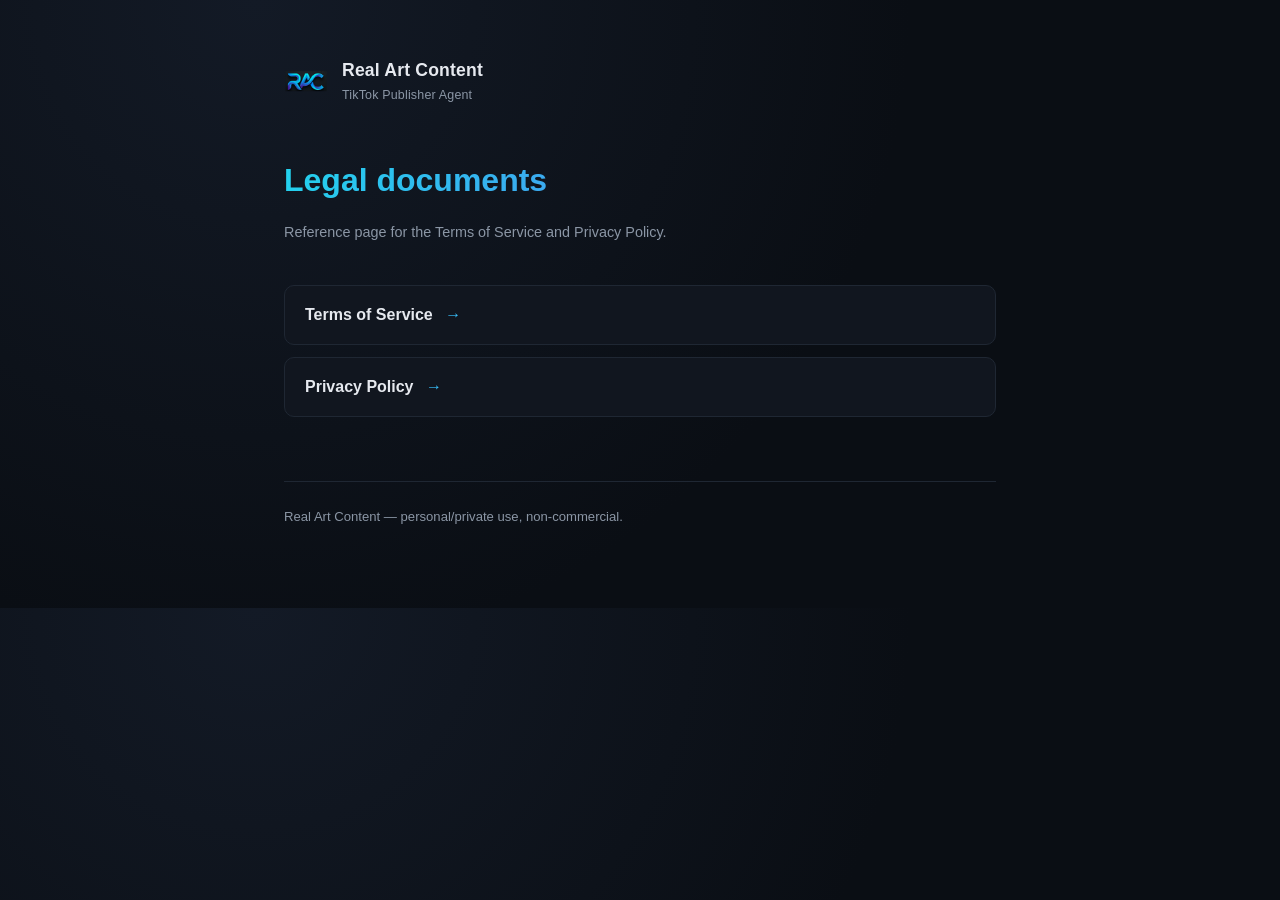
<file: index.html>
<!DOCTYPE html>
<html lang="en-US">
<head>
  <meta charset="UTF-8">
  <title>Real Art Content - TikTok Publisher Agent</title>
  <meta name="viewport" content="width=device-width, initial-scale=1">
  <link rel="icon" href="assets/favicon.png">
  <link rel="stylesheet" href="assets/style.css">
</head>
<body>
  <div class="wrap">
    <header class="site-header">
      <img src="assets/logo.png" alt="Real Art Content logo">
      <div class="brand">Real Art Content<small>TikTok Publisher Agent</small></div>
    </header>

    <h1>Legal documents</h1>
    <p class="updated">Reference page for the Terms of Service and Privacy Policy.</p>

    <ul class="links">
      <li><a href="terms.html">Terms of Service <span class="arrow">&rarr;</span></a></li>
      <li><a href="privacy.html">Privacy Policy <span class="arrow">&rarr;</span></a></li>
    </ul>

    <footer class="site-footer">
      Real Art Content &mdash; personal/private use, non-commercial.
    </footer>
  </div>
</body>
</html>
</file>
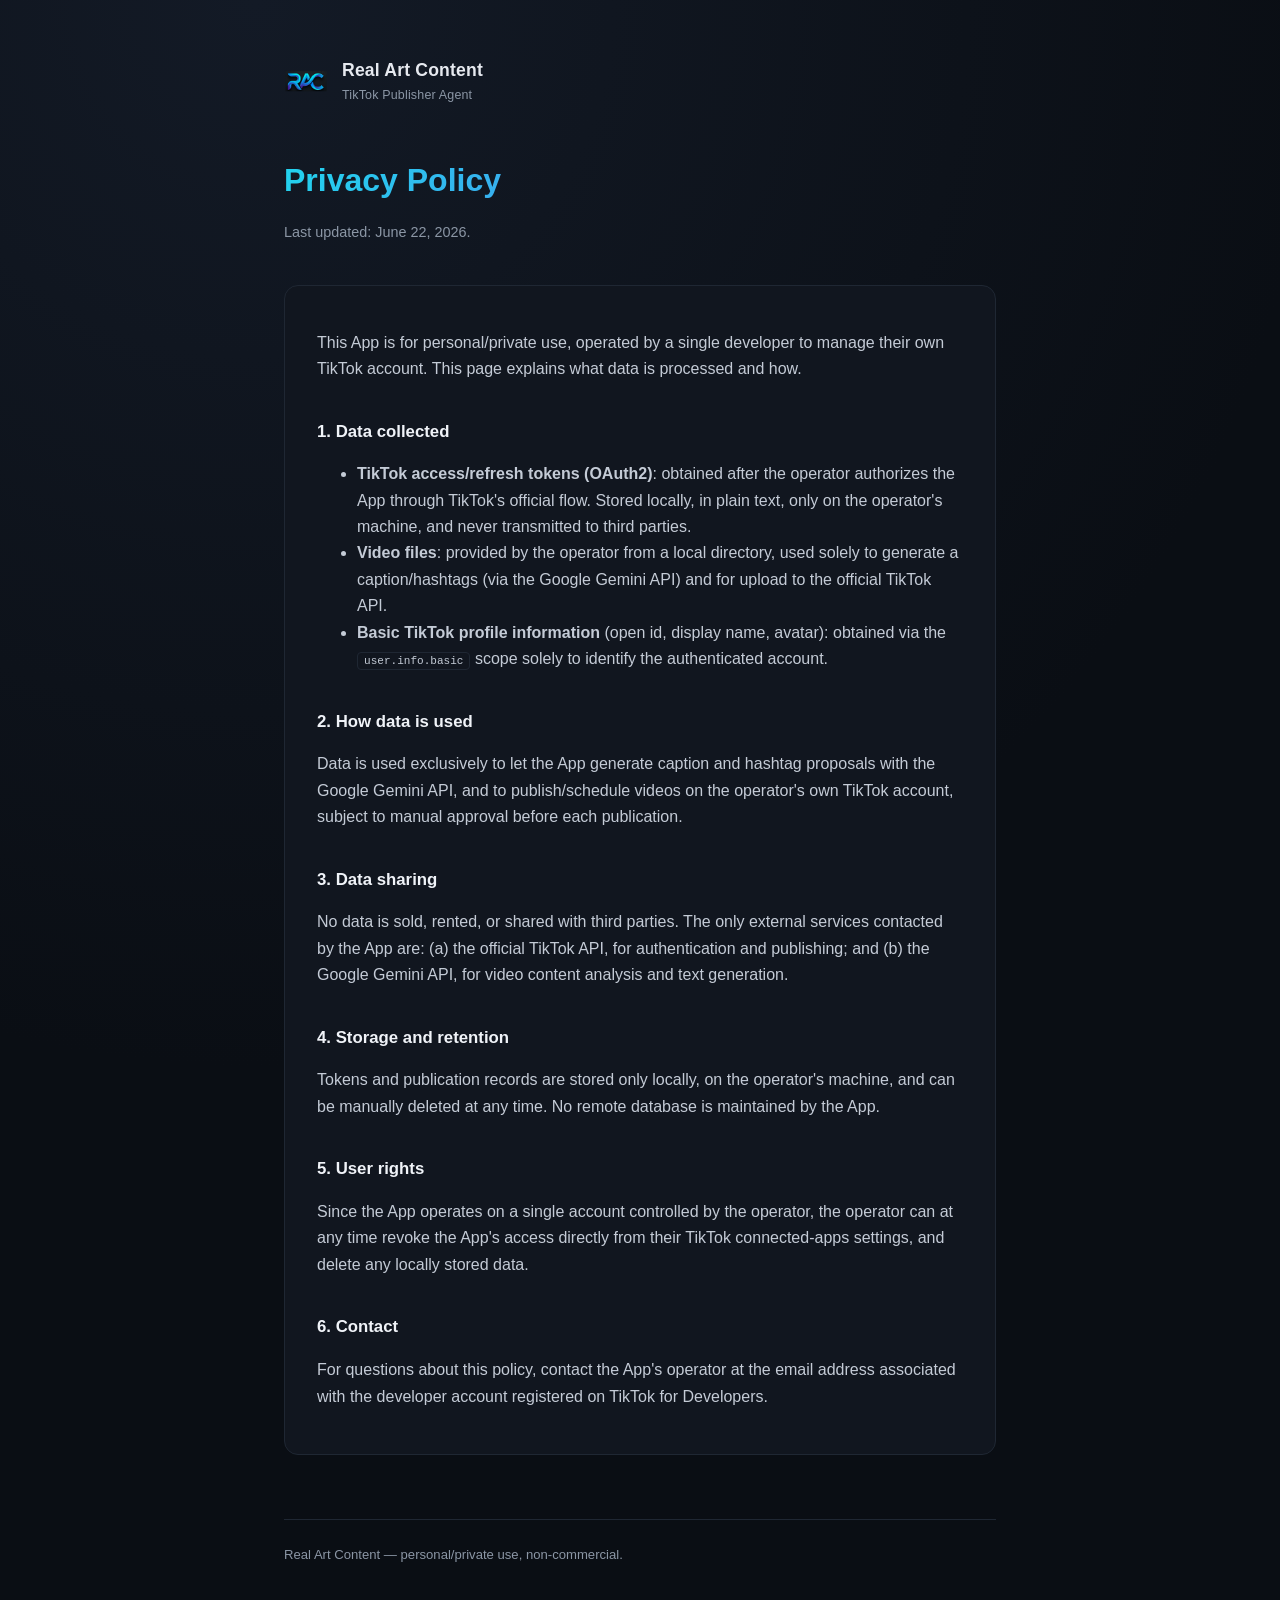
<file: privacy.html>
<!DOCTYPE html>
<html lang="en-US">
<head>
  <meta charset="UTF-8">
  <title>Privacy Policy - TikTok Publisher Agent</title>
  <meta name="viewport" content="width=device-width, initial-scale=1">
  <link rel="icon" href="assets/favicon.png">
  <link rel="stylesheet" href="assets/style.css">
</head>
<body>
  <div class="wrap">
    <header class="site-header">
      <img src="assets/logo.png" alt="Real Art Content logo">
      <div class="brand">Real Art Content<small>TikTok Publisher Agent</small></div>
    </header>

    <h1>Privacy Policy</h1>
    <p class="updated">Last updated: June 22, 2026.</p>

    <div class="card">
      <p>This App is for personal/private use, operated by a single developer to manage their own
      TikTok account. This page explains what data is processed and how.</p>

      <h2>1. Data collected</h2>
      <ul>
        <li><strong>TikTok access/refresh tokens (OAuth2)</strong>: obtained after the operator
        authorizes the App through TikTok's official flow. Stored locally, in plain text, only on
        the operator's machine, and never transmitted to third parties.</li>
        <li><strong>Video files</strong>: provided by the operator from a local directory, used
        solely to generate a caption/hashtags (via the Google Gemini API) and for upload to the
        official TikTok API.</li>
        <li><strong>Basic TikTok profile information</strong> (open id, display name, avatar):
        obtained via the <code>user.info.basic</code> scope solely to identify the authenticated
        account.</li>
      </ul>

      <h2>2. How data is used</h2>
      <p>Data is used exclusively to let the App generate caption and hashtag proposals with the
      Google Gemini API, and to publish/schedule videos on the operator's own TikTok account,
      subject to manual approval before each publication.</p>

      <h2>3. Data sharing</h2>
      <p>No data is sold, rented, or shared with third parties. The only external services
      contacted by the App are: (a) the official TikTok API, for authentication and publishing;
      and (b) the Google Gemini API, for video content analysis and text generation.</p>

      <h2>4. Storage and retention</h2>
      <p>Tokens and publication records are stored only locally, on the operator's machine, and
      can be manually deleted at any time. No remote database is maintained by the App.</p>

      <h2>5. User rights</h2>
      <p>Since the App operates on a single account controlled by the operator, the operator can
      at any time revoke the App's access directly from their TikTok connected-apps settings, and
      delete any locally stored data.</p>

      <h2>6. Contact</h2>
      <p>For questions about this policy, contact the App's operator at the email address
      associated with the developer account registered on TikTok for Developers.</p>
    </div>

    <footer class="site-footer">Real Art Content &mdash; personal/private use, non-commercial.</footer>
  </div>
</body>
</html>
</file>
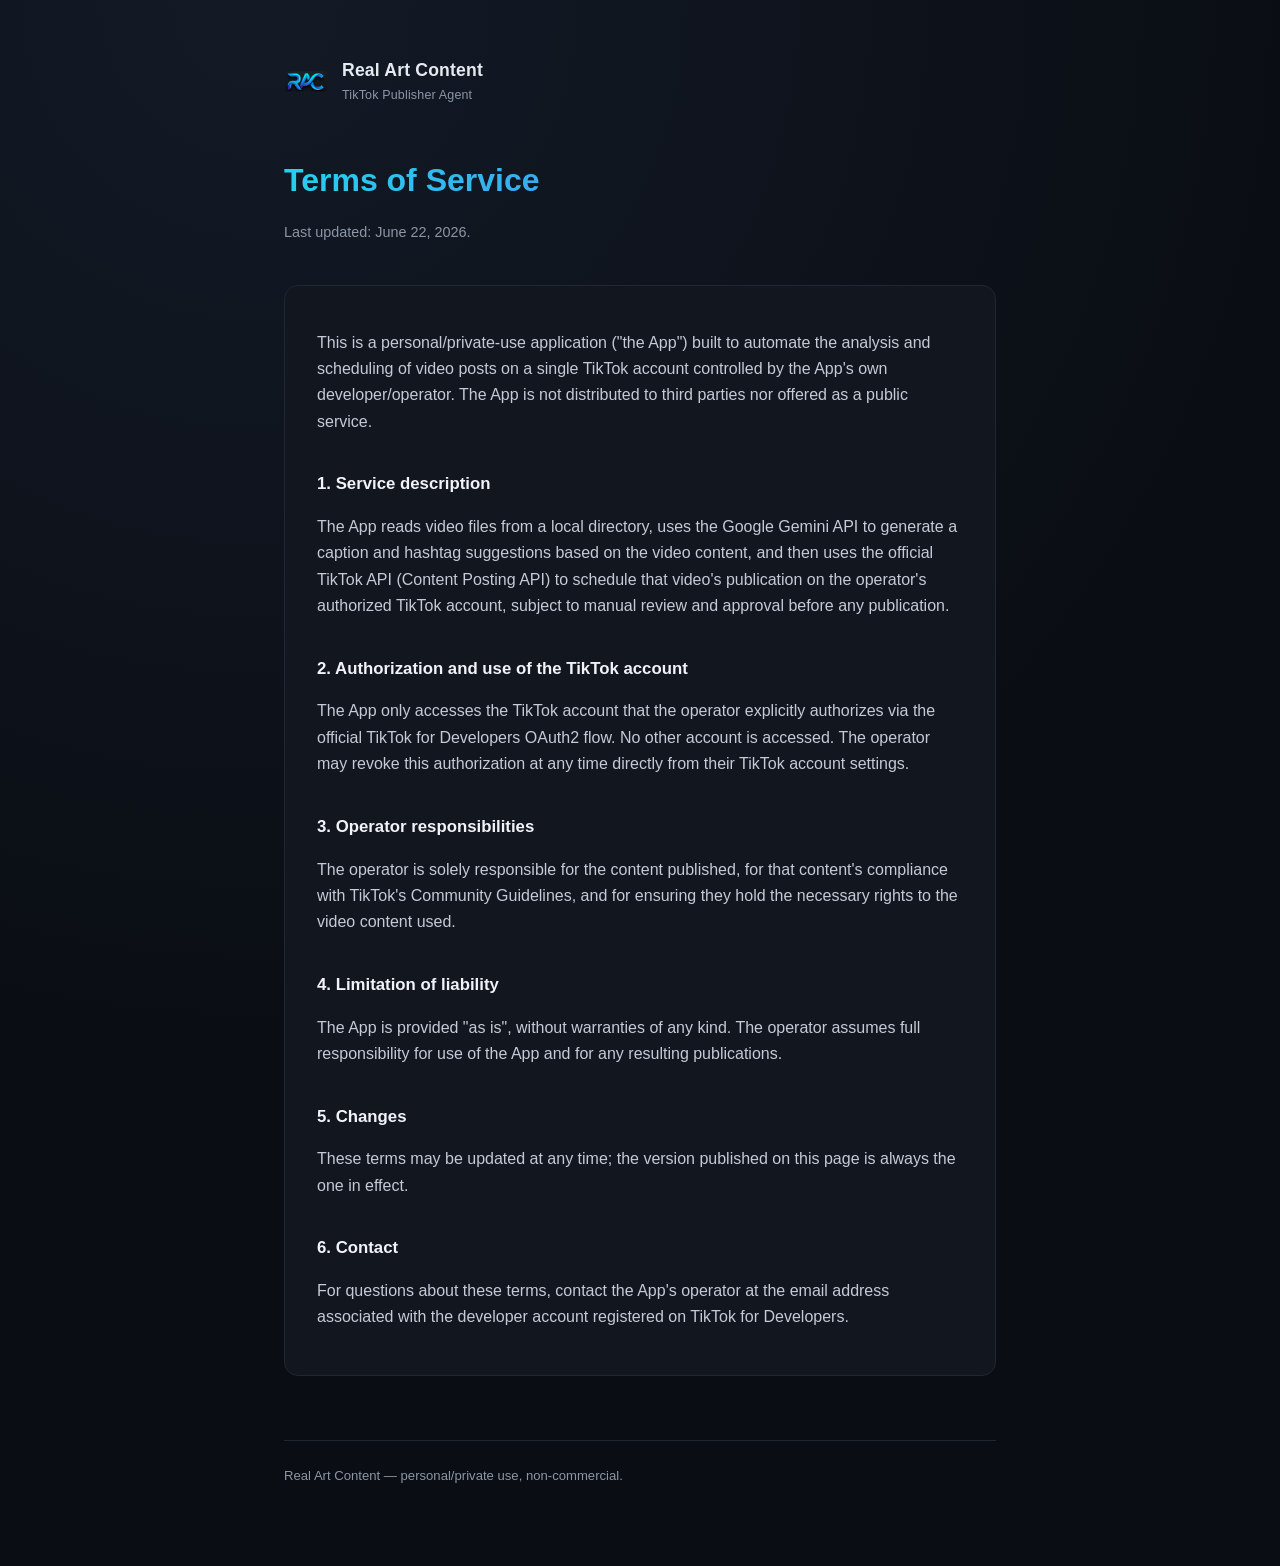
<file: terms.html>
<!DOCTYPE html>
<html lang="en-US">
<head>
  <meta charset="UTF-8">
  <title>Terms of Service - TikTok Publisher Agent</title>
  <meta name="viewport" content="width=device-width, initial-scale=1">
  <link rel="icon" href="assets/favicon.png">
  <link rel="stylesheet" href="assets/style.css">
</head>
<body>
  <div class="wrap">
    <header class="site-header">
      <img src="assets/logo.png" alt="Real Art Content logo">
      <div class="brand">Real Art Content<small>TikTok Publisher Agent</small></div>
    </header>

    <h1>Terms of Service</h1>
    <p class="updated">Last updated: June 22, 2026.</p>

    <div class="card">
      <p>This is a personal/private-use application ("the App") built to automate the analysis
      and scheduling of video posts on a single TikTok account controlled by the App's own
      developer/operator. The App is not distributed to third parties nor offered as a public
      service.</p>

      <h2>1. Service description</h2>
      <p>The App reads video files from a local directory, uses the Google Gemini API to generate
      a caption and hashtag suggestions based on the video content, and then uses the official
      TikTok API (Content Posting API) to schedule that video's publication on the operator's
      authorized TikTok account, subject to manual review and approval before any publication.</p>

      <h2>2. Authorization and use of the TikTok account</h2>
      <p>The App only accesses the TikTok account that the operator explicitly authorizes via the
      official TikTok for Developers OAuth2 flow. No other account is accessed. The operator may
      revoke this authorization at any time directly from their TikTok account settings.</p>

      <h2>3. Operator responsibilities</h2>
      <p>The operator is solely responsible for the content published, for that content's
      compliance with TikTok's Community Guidelines, and for ensuring they hold the necessary
      rights to the video content used.</p>

      <h2>4. Limitation of liability</h2>
      <p>The App is provided "as is", without warranties of any kind. The operator assumes full
      responsibility for use of the App and for any resulting publications.</p>

      <h2>5. Changes</h2>
      <p>These terms may be updated at any time; the version published on this page is always the
      one in effect.</p>

      <h2>6. Contact</h2>
      <p>For questions about these terms, contact the App's operator at the email address
      associated with the developer account registered on TikTok for Developers.</p>
    </div>

    <footer class="site-footer">Real Art Content &mdash; personal/private use, non-commercial.</footer>
  </div>
</body>
</html>
</file>
<file: assets/style.css>
:root {
  --bg: #0a0e14;
  --bg-elevated: #11161f;
  --border: #1f2733;
  --text: #e6e9ef;
  --text-muted: #8b96a5;
  --accent: #38bdf8;
  --accent-2: #6366f1;
  --gradient: linear-gradient(120deg, #22d3ee, #6366f1);
}

* { box-sizing: border-box; }

body {
  margin: 0;
  font-family: -apple-system, "Segoe UI", Inter, Arial, sans-serif;
  background: radial-gradient(circle at 20% 0%, #131a26 0%, var(--bg) 55%);
  color: var(--text);
  line-height: 1.65;
}

.wrap {
  max-width: 760px;
  margin: 0 auto;
  padding: 56px 24px 80px;
}

header.site-header {
  display: flex;
  align-items: center;
  gap: 14px;
  margin-bottom: 48px;
}

header.site-header img {
  width: 44px;
  height: 44px;
  border-radius: 10px;
}

header.site-header .brand {
  font-weight: 700;
  font-size: 1.1rem;
  letter-spacing: 0.01em;
}

header.site-header .brand small {
  display: block;
  font-weight: 400;
  font-size: 0.78rem;
  color: var(--text-muted);
}

h1 {
  font-size: 2rem;
  margin: 0 0 8px;
  background: var(--gradient);
  -webkit-background-clip: text;
  background-clip: text;
  color: transparent;
}

.updated {
  color: var(--text-muted);
  font-size: 0.9rem;
  margin-bottom: 2.5rem;
}

h2 {
  font-size: 1.05rem;
  margin-top: 2.2rem;
  color: #f0f3f8;
}

p, li {
  color: #c4cbd6;
}

a { color: var(--accent); text-decoration: none; }
a:hover { text-decoration: underline; }

code {
  background: var(--bg-elevated);
  border: 1px solid var(--border);
  padding: 2px 6px;
  border-radius: 4px;
  font-size: 0.85em;
}

.card {
  background: var(--bg-elevated);
  border: 1px solid var(--border);
  border-radius: 14px;
  padding: 28px 32px;
}

.links {
  list-style: none;
  padding: 0;
  display: flex;
  flex-direction: column;
  gap: 12px;
}

.links li a {
  display: block;
  background: var(--bg-elevated);
  border: 1px solid var(--border);
  border-radius: 10px;
  padding: 16px 20px;
  color: var(--text);
  font-weight: 600;
  transition: border-color 0.15s, transform 0.15s;
}

.links li a:hover {
  border-color: var(--accent);
  transform: translateY(-1px);
  text-decoration: none;
}

.links li a .arrow {
  color: var(--accent);
  margin-left: 8px;
}

footer.site-footer {
  margin-top: 4rem;
  padding-top: 1.5rem;
  border-top: 1px solid var(--border);
  font-size: 0.82rem;
  color: var(--text-muted);
}
</file>
